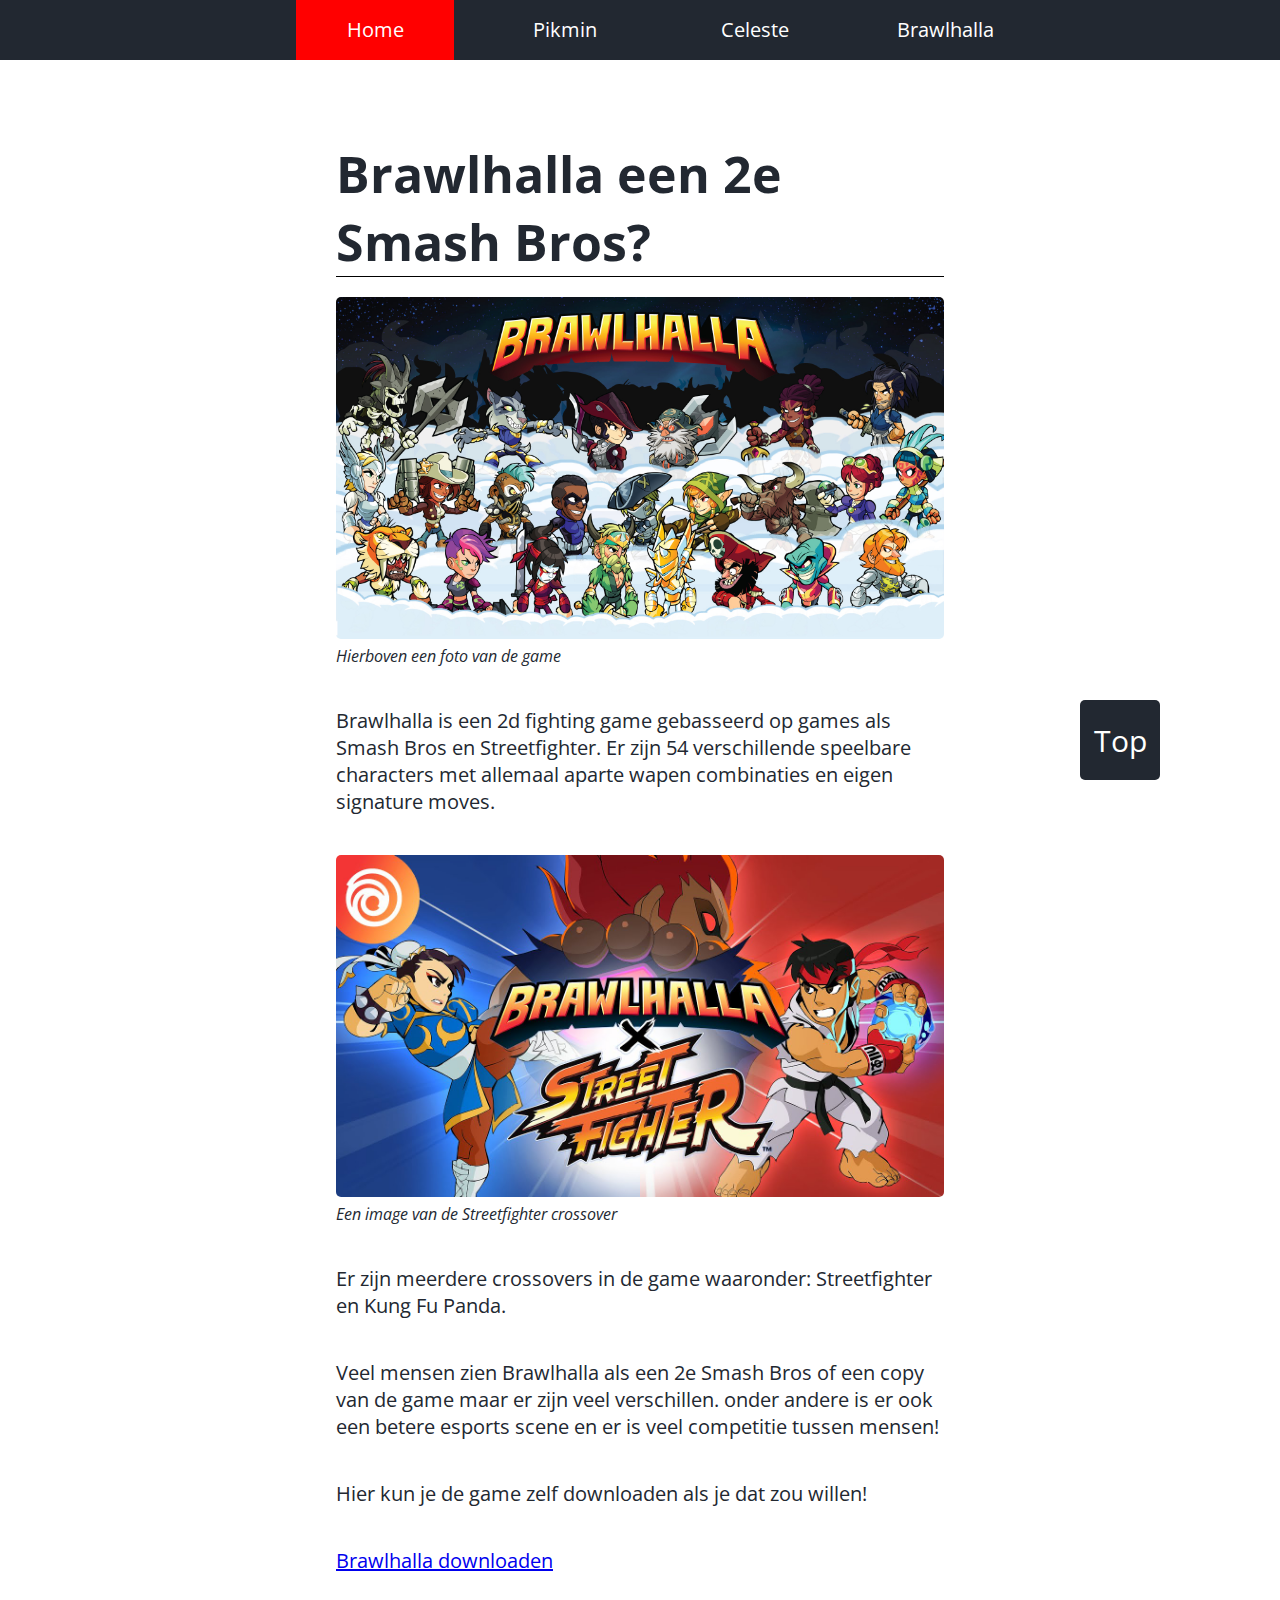
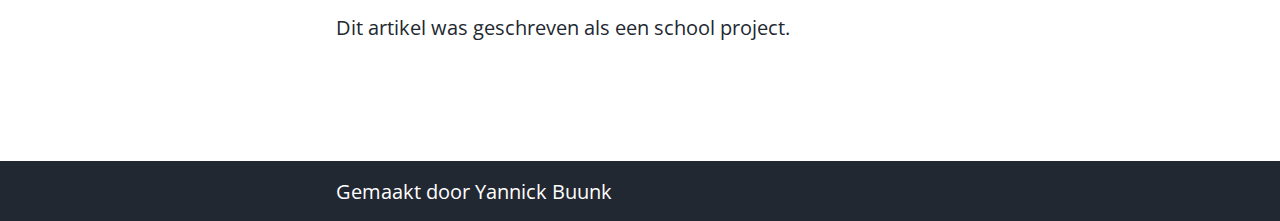
<file: brawlhalla.html>
<!DOCTYPE html>
<html lang="nl">
<head>
    <meta charset="UTF-8">
    <meta http-equiv="X-UA-Compatible" content="IE=edge">
    <meta name="viewport" content="width=device-width, initial-scale=1.0">
    <title>🐱‍👤Brawlhalla🐱‍👤</title>
    <link rel="preconnect" href="https://fonts.googleapis.com">
<link rel="preconnect" href="https://fonts.gstatic.com" crossorigin>
<link href="https://fonts.googleapis.com/css2?family=Open+Sans:ital,wght@0,400;0,500;1,400&display=swap" rel="stylesheet">
    <link rel="stylesheet " href="css/style.css">
        <link rel="stylesheet " href="css/style.css">
</head>
<body>
        <header id="header">
            <nav>
                <Ul>
                    <li class="active"><a href="home.html">Home</a></li>
                    <li><a href="index.html">Pikmin</a></li>
                    <li><a href="celeste.html">Celeste</a></li>
                    <li><a href="brawlhalla.html">Brawlhalla</a></li>
                </Ul>
            </nav>
        </header>
<main>
    <article>

    <figure>
        <h1>Brawlhalla een 2e Smash Bros?</h1>
        <img src="images/Brawlhalla-Lineup.jpg">
        <figcaption>Hierboven een foto van de game</figcaption>
    </figure>

    <p>
        Brawlhalla is een 2d fighting game gebasseerd op games als Smash Bros en Streetfighter.
        Er zijn 54 verschillende speelbare characters met allemaal aparte wapen combinaties en eigen signature moves.
    </p>

    <figure>
        <img src="images/maxresdefault(1).jpg">
        <figcaption>Een image van de Streetfighter crossover</figcaption>
    </figure>

    <p>
        Er zijn meerdere crossovers in de game waaronder: Streetfighter en Kung Fu Panda.
    </p>

    <p>
        Veel mensen zien Brawlhalla als een 2e Smash Bros of een copy van de game maar er zijn veel verschillen.
        onder andere is er ook een betere esports scene en er is veel competitie tussen mensen!
    </p>

    <p>Hier kun je de game zelf downloaden als je dat zou willen!</p>
    <a href="https://store.steampowered.com/app/291550/Brawlhalla/">Brawlhalla downloaden</a>
    
    <p></p>

    <p>
        Dit artikel was geschreven als een school project.
    </p>

    </article>
</main>
        <a class="top" href="#header">Top</a>
    <footer>
        <p>Gemaakt door Yannick Buunk</p>
    </footer>
</body>
</html>
</file>
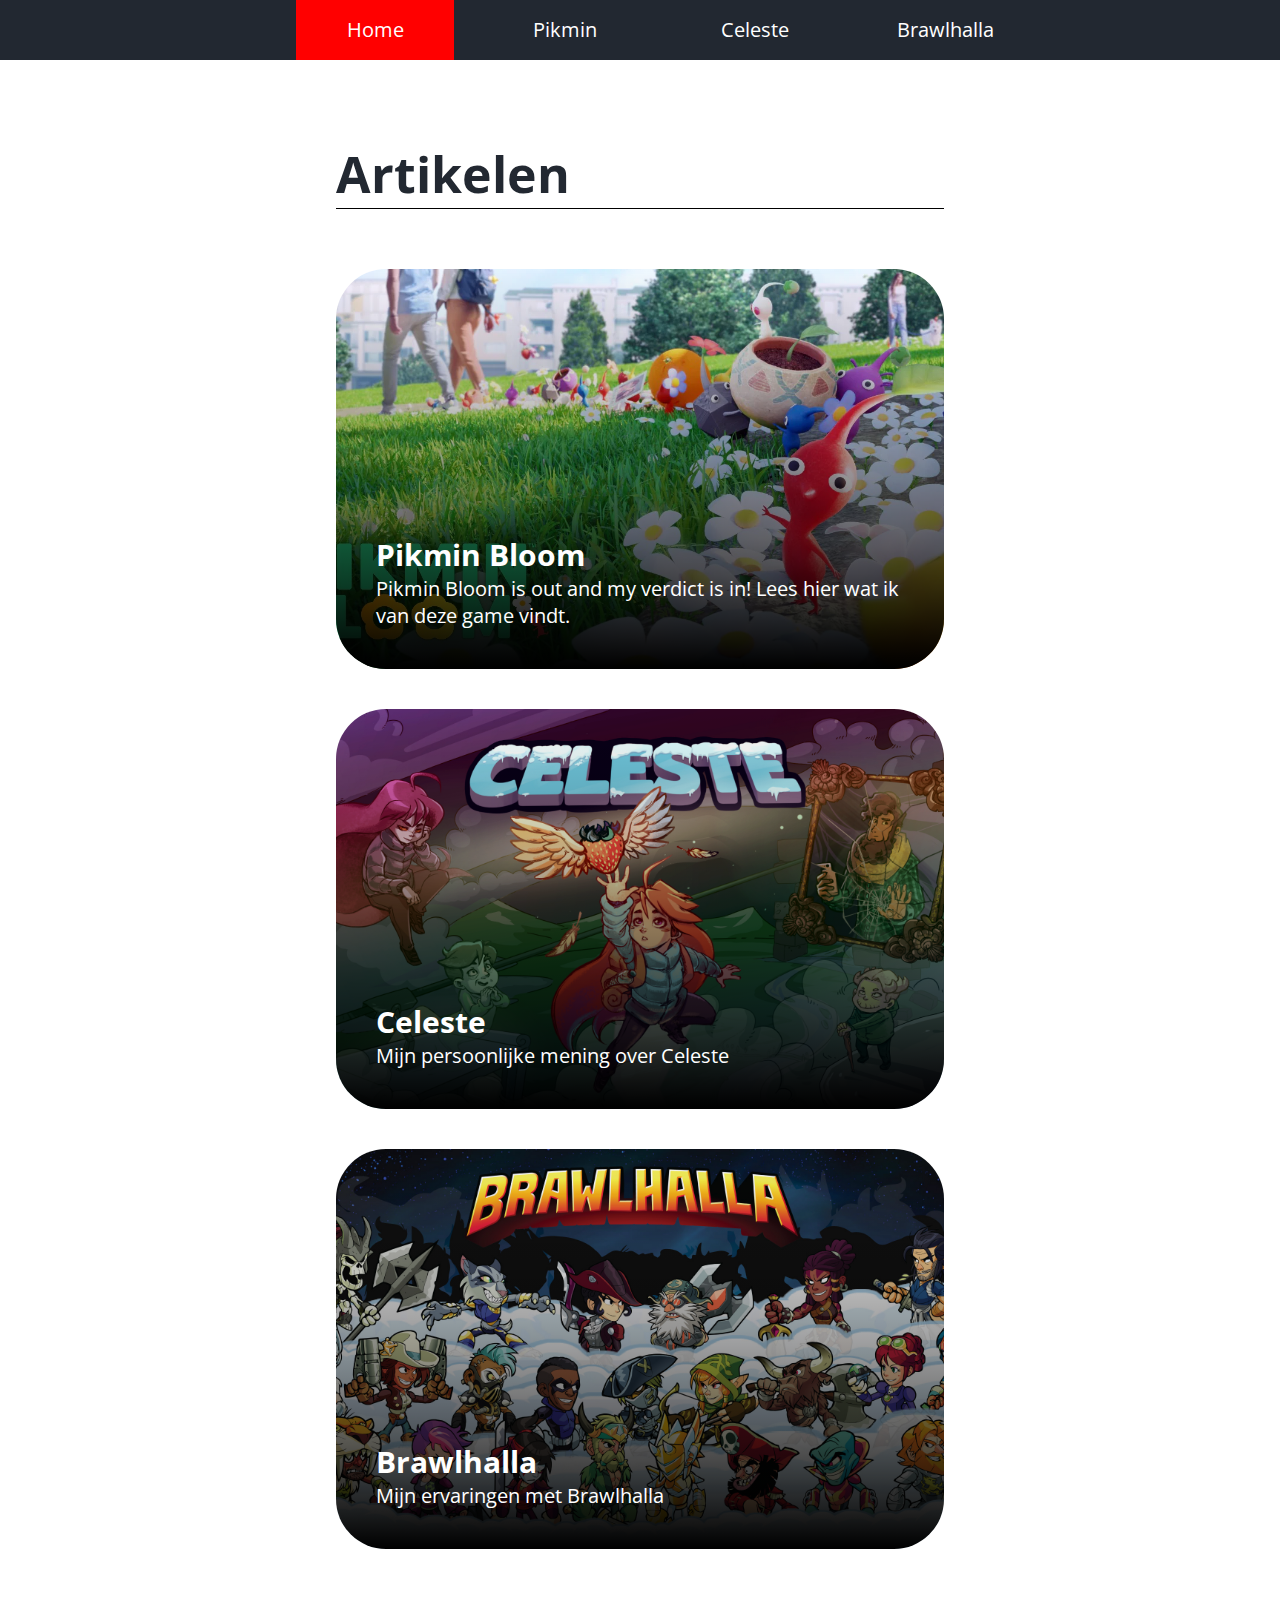
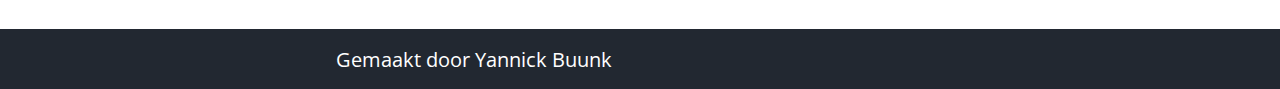
<file: home.html>
<!DOCTYPE html>
<html lang="nl">

<head>
    <meta charset="UTF-8">
    <meta http-equiv="X-UA-Compatible" content="IE=edge">
    <meta name="viewport" content="width=device-width, initial-scale=1.0">
    <link rel="preconnect" href="https://fonts.googleapis.com">
    <link rel="preconnect" href="https://fonts.gstatic.com" crossorigin>
    <link href="https://fonts.googleapis.com/css2?family=Open+Sans:ital@0;1&display=swap" rel="stylesheet">
    <link rel="stylesheet" href="css/style.css">

    <title>Yannick's Blog</title>
</head>

<body>
    <header id="top">
        <nav>
            <ul>
                <li class="active"><a href="home.html">Home</a></li>
                <li><a href="index.html">Pikmin</a></li>
                <li><a href="celeste.html">Celeste</a></li>
                <li><a href="brawlhalla.html">Brawlhalla</a></li>
            </ul>
        </nav>
    </header>
    <main>
        <section class="homepage">
            <h1>Artikelen</h1>
            <article class="box">
                <a href="index.html">
                    <figure>
                        <img src="images/pikminbloom.webp"
                            alt="Verschillende kleine wezens (pikmin) in verschillende kleuren">
                    </figure>
                    <section>
                        <h2>Pikmin Bloom</h2>
                        <p>Pikmin Bloom is out and my verdict is in! Lees hier wat ik van deze game vindt.</p>
                    </section>
                </a>
            </article>
            <article class="box">
                <a href="celeste.html">
                    <figure>
                        <img src="images/celeste-switch-hero.jpg"
                            alt="Celeste logo">
                    </figure>
                    <section>
                        <h2>Celeste</h2>
                        <p>Mijn persoonlijke mening over Celeste
                        </p>
                    </section>
                </a>
            </article>
            <article class="box">
                <a href="brawlhalla.html">
                    <figure>
                        <img src="images/Brawlhalla-Lineup.jpg"
                            alt="Brawlhalla logo">
                    </figure>
                    <section>
                        <h2>Brawlhalla</h2>
                        <p>Mijn ervaringen met Brawlhalla
                        </p>
                    </section>
                </a>
            </article>
        </section>
    </main>
    <footer>
        <p>Gemaakt door Yannick Buunk</p>
    </footer>
</body>
</html>
</file>
<file: css/style.css>
*{
    margin:0;
    padding:0;
    box-sizing: border-box;
}

html{
    scroll-behavior: smooth
}

body{
    font-size: 20px;
    font-family: 'Open Sans', sans-serif; 
    color: #222831;
}

main{
    min-height: 100vh; 
    padding:40px;
    margin: 0 auto;
    max-width:60vw;
    animation-name: popup;
    animation-duration: 0.8s;
    animation-fill-mode: backwards;
}


.homepage{
   display:flex;
   flex-direction: row;
   align-items: center;
   flex-wrap: wrap;
   gap:40px;
   padding:40px;
}

header{
    height: 60px;
    width:100%;
    background: #222831;
}

nav{
    width: 60vw;
    height:100%;
    margin:0 auto;
}

nav > ul {
    list-style: none;
    display:flex;
    flex-direction: row;
    align-items: center;
    height:100%;
    justify-content: space-evenly;
    gap: 2rem;
    padding-left:40px;
}

nav > ul > li{
    width:100%;
    height:100%;
}

nav > ul > li > a{
    width:100%;
    height:100%;
    display:block;
    line-height: 60px;
    text-align: center;
}

nav > ul > li > a:visited, nav > ul > li > a:link{
    color: white;
    text-decoration: none;
}
nav > ul > .active{
    background:red;
}
article{
    width:100%;
    margin:0 auto;
    padding: 40px;
}

.box{
    width: 100%;
    height:400px;
    padding:0;
    position:relative;
}

.box section{
    position:absolute;
    top:0;
    left:0;
    width:100%;
    height:100%;
    background:linear-gradient(transparent,60%,black);
    color:white;
    border-radius:50px;
    display:flex;
    align-items: flex-start;
    justify-content: flex-end;
    flex-direction: column;
    padding:40px;
    flex-shrink: 0;
}

.box  section > p {
    margin-bottom:0;
}

.box:nth-of-type(3){
    justify-self: flex-start;
}

.box > figure{
    height:100%;
    width:100%;
    margin-bottom:0;
}

.box img{
    object-fit: cover;
    background-position: left;
    border-radius:50px;
}

.box img:hover{
    transform:none;
}


figure{
    width:100%;
    height:100%;
    margin-bottom: 40px;
    overflow: hidden;
}

figcaption{
    font-style: italic;
    font-size: 80%;
}

img{
    width: 100%;
    height:100%;
    border-radius: 5px;
    transition:0.2s transform;
}

img:hover{
    transform:scale(1.05);
}

.homepage > h1{
    width:100%;
}
h1{
    font-size: 250%;
    margin-bottom:20px;
    border-bottom: 1px solid black;
}

p{
    margin-bottom: 40px;
}

footer{
    width:100%;
    height:60px;
    background:#222831;
    color: white;
    display:flex;
    align-items: center;
}

footer > p{
    width:60vw;
    margin: 0 auto;
    padding-left:80px;
}

audio{
    margin-top: 20px;
    display: block;
}

video{
    width:100%;
    border-radius: 5px;
    margin-top: 20px;

}

.top{
    width:80px;
    height:80px;
    background:#222831;;
    color: white;
    font-size: 150%;
    display:flex;
    justify-content: center;
    align-items: center;
    border:none;
    position:fixed;
    bottom:120px;
    right:120px;
    border-radius: 5px;
    text-decoration: none;
}

@keyframes popup {
    from{
        opacity:0;
        transform: translateY(20px);
    }
    to{
        opacity:1;
        transform: translateY(0);

    }
}

@media screen and (max-width:1000px) {
    main{
        max-width:80vw;

    }
    footer > p{
        width:80vw;
    }   
    img:hover{
        transform:none;
    }
    .top{
        bottom:20px;
        right:20px;
        width:60px;
        height:60px;
    }

    header{
        height:auto;
    }
    nav{
        width: 100%;
    }
    
    nav > ul {
        display:block;
        height:100%;
        width:100%;
        padding-left: 0;
    }
    
    nav > ul > li{
        width:100%;
        text-align: center;
        height:80px;
    }
    
    nav > ul > li > a{
        line-height: 80px;
    }
}

@media screen and (max-width:600px) {
    body{
        font-size: 16px;
    }

    h1{
        font-size: 180%;
    }

    main{
        max-width:100vw;
        padding:20px;
    }

    footer > p{
        width:100vw;
        padding-left:60px;
    }   
}
</file>
